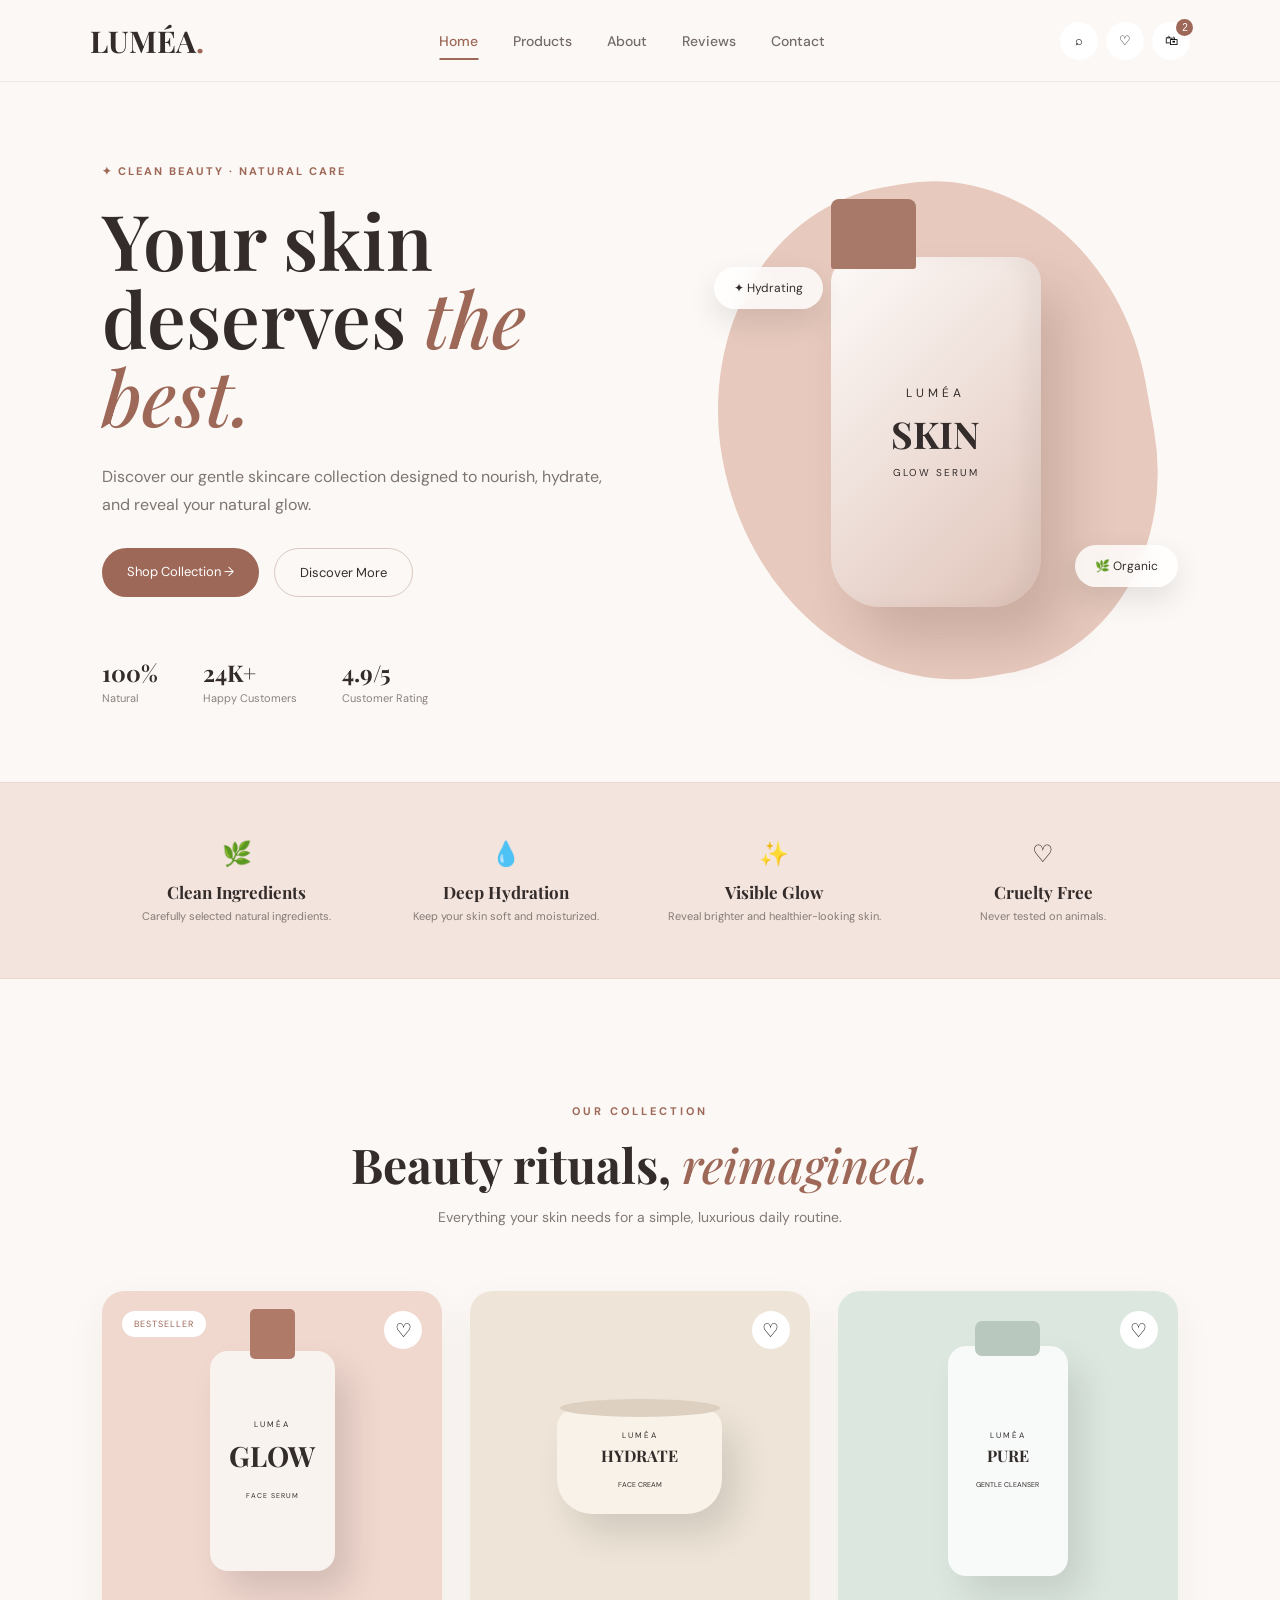
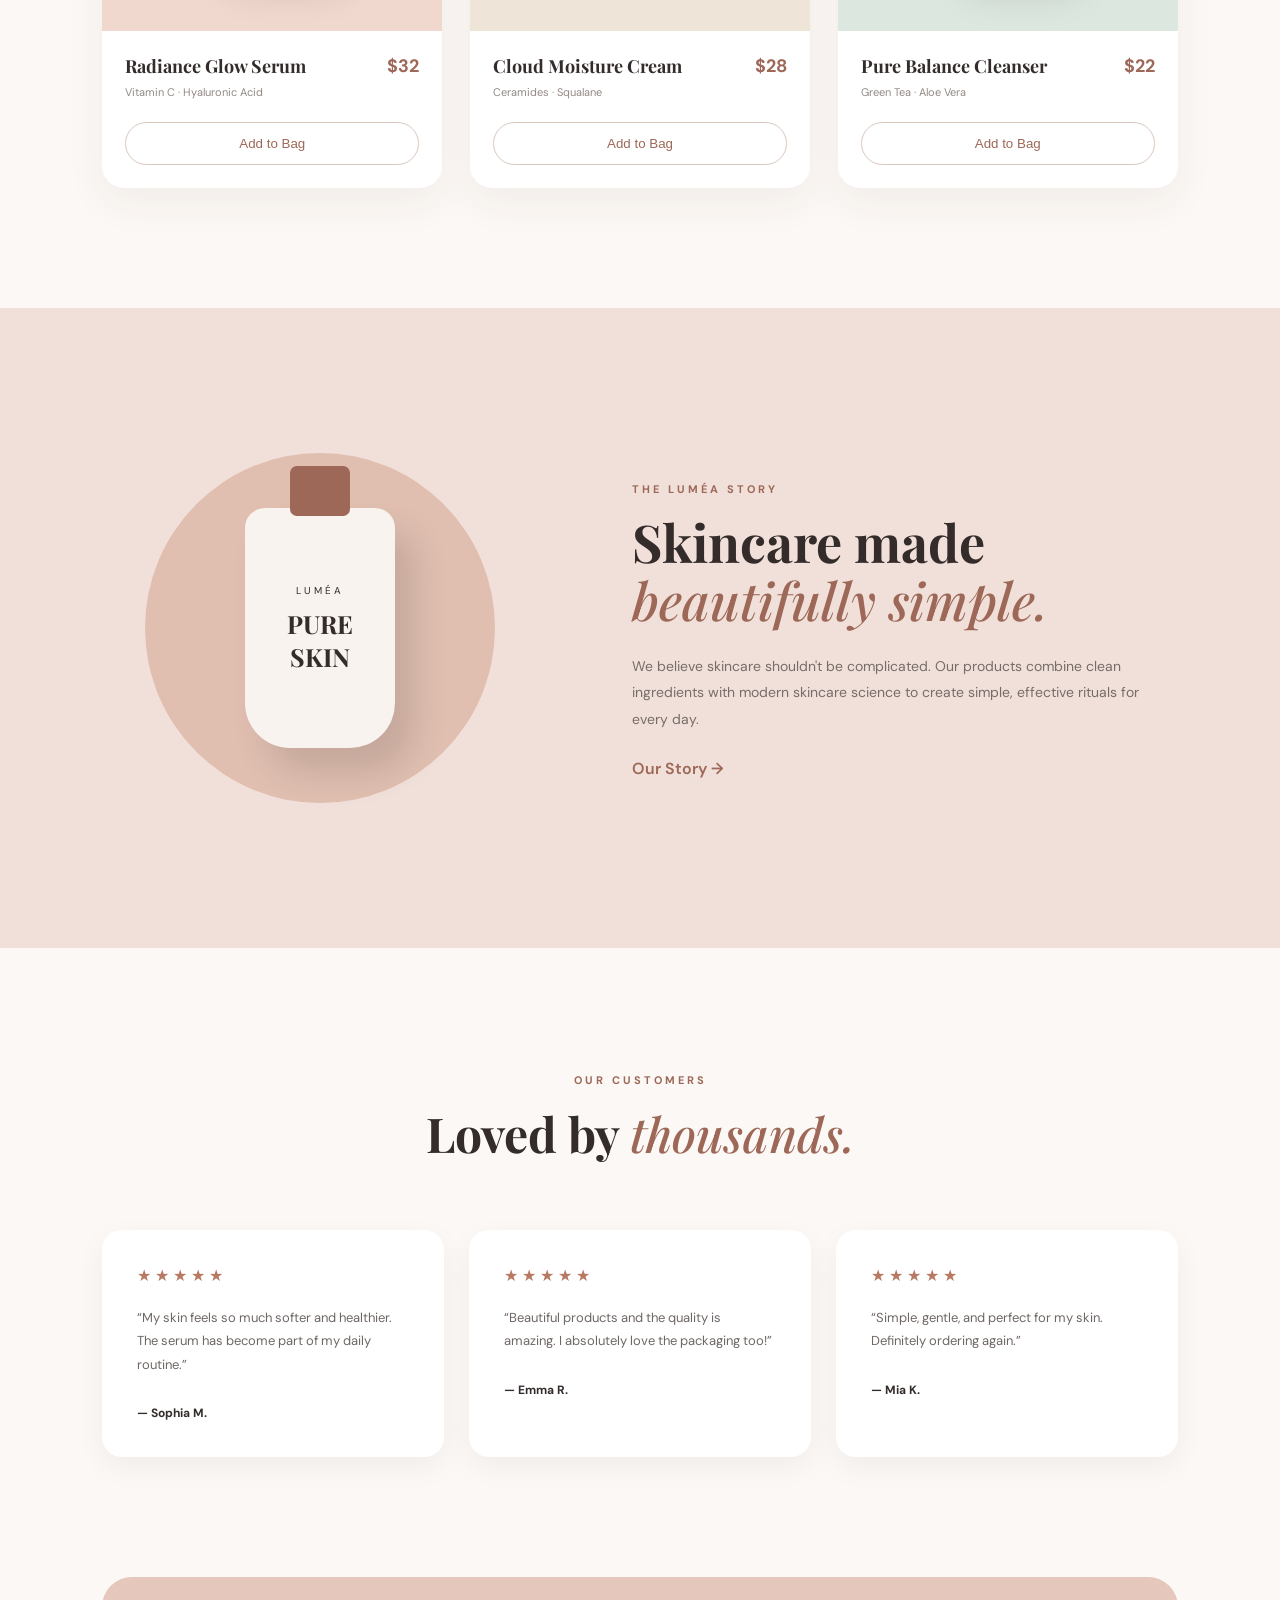
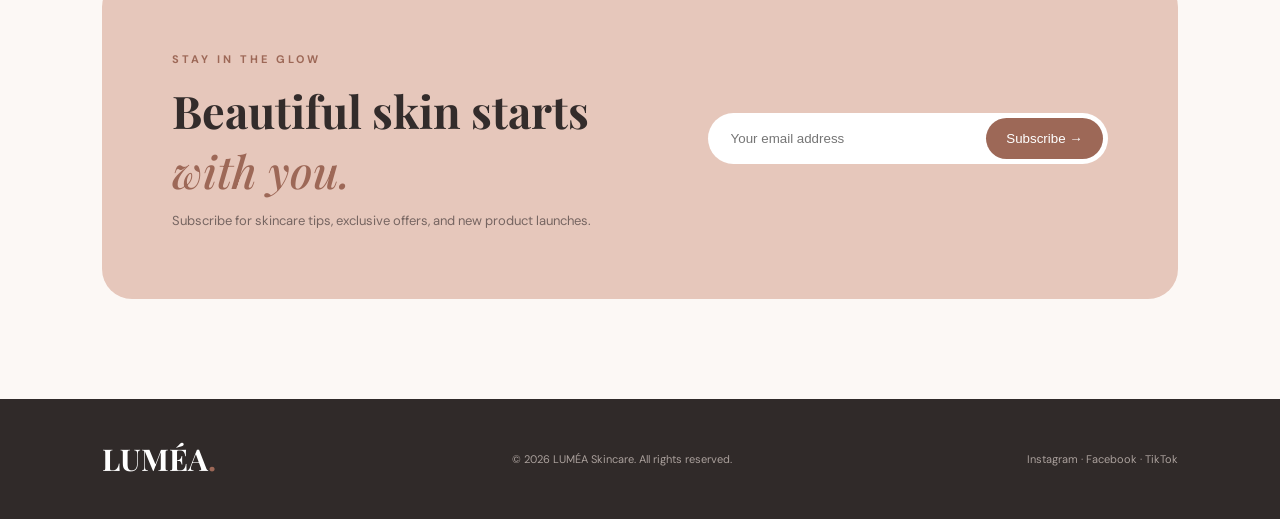
<file: index.html>
<!DOCTYPE html>
<html lang="en">
<head>
    <meta charset="UTF-8">
    <meta name="viewport" content="width=device-width, initial-scale=1.0">

    <title>LUMÉA — Premium Skincare</title>

    <link rel="preconnect" href="https://fonts.googleapis.com">
    <link rel="preconnect" href="https://fonts.gstatic.com" crossorigin>
    <link href="https://fonts.googleapis.com/css2?family=DM+Sans:wght@400;500;600;700&family=Playfair+Display:wght@500;600;700&display=swap" rel="stylesheet">

    <link rel="stylesheet" href="style.css">
</head>

<body>

<!-- NAVBAR -->
<header class="navbar">

    <a href="#home" class="logo">
        LUMÉA<span>.</span>
    </a>

    <nav>
        <a href="#home" class="nav-link active">Home</a>
        <a href="#products" class="nav-link">Products</a>
        <a href="#about" class="nav-link">About</a>
        <a href="#reviews" class="nav-link">Reviews</a>
        <a href="#contact" class="nav-link">Contact</a>
    </nav>

    <div class="nav-icons">
        <button>⌕</button>
        <button>♡</button>
        <button class="cart">🛍 <span>2</span></button>
    </div>

</header>


<!-- HERO -->
<section id="home" class="hero">

    <div class="hero-content">

        <div class="tag">
            ✦ CLEAN BEAUTY · NATURAL CARE
        </div>

        <h1>
            Your skin deserves
            <em>the best.</em>
        </h1>

        <p>
            Discover our gentle skincare collection designed
            to nourish, hydrate, and reveal your natural glow.
        </p>

        <div class="hero-buttons">
            <a href="#products" class="btn primary">
                Shop Collection →
            </a>

            <a href="#about" class="btn secondary">
                Discover More
            </a>
        </div>

        <div class="hero-info">

            <div>
                <strong>100%</strong>
                <span>Natural</span>
            </div>

            <div>
                <strong>24K+</strong>
                <span>Happy Customers</span>
            </div>

            <div>
                <strong>4.9/5</strong>
                <span>Customer Rating</span>
            </div>

        </div>

    </div>


    <div class="hero-visual">

        <div class="blob"></div>

        <div class="floating-card card-one">
            ✦ Hydrating
        </div>

        <div class="floating-card card-two">
            🌿 Organic
        </div>

        <div class="skincare-product">

            <div class="cap"></div>

            <div class="bottle">

                <div class="bottle-text">
                    <small>LUMÉA</small>
                    <strong>SKIN</strong>
                    <span>GLOW SERUM</span>
                </div>

            </div>

        </div>

    </div>

</section>


<!-- FEATURES -->
<section class="features">

    <div>
        <div class="feature-icon">🌿</div>
        <h3>Clean Ingredients</h3>
        <p>Carefully selected natural ingredients.</p>
    </div>

    <div>
        <div class="feature-icon">💧</div>
        <h3>Deep Hydration</h3>
        <p>Keep your skin soft and moisturized.</p>
    </div>

    <div>
        <div class="feature-icon">✨</div>
        <h3>Visible Glow</h3>
        <p>Reveal brighter and healthier-looking skin.</p>
    </div>

    <div>
        <div class="feature-icon">♡</div>
        <h3>Cruelty Free</h3>
        <p>Never tested on animals.</p>
    </div>

</section>


<!-- PRODUCTS -->
<section id="products" class="section">

    <div class="section-heading">

        <span>OUR COLLECTION</span>

        <h2>Beauty rituals, <em>reimagined.</em></h2>

        <p>
            Everything your skin needs for a simple,
            luxurious daily routine.
        </p>

    </div>


    <div class="products">

        <!-- PRODUCT 1 -->
        <article class="product-card">

            <div class="product-image pink">

                <span class="badge">BESTSELLER</span>

                <div class="product serum">
                    <div class="product-cap"></div>

                    <div class="product-label">
                        <small>LUMÉA</small>
                        <strong>GLOW</strong>
                        <span>FACE SERUM</span>
                    </div>
                </div>

                <button class="heart">♡</button>

            </div>

            <div class="product-details">

                <div>
                    <h3>Radiance Glow Serum</h3>
                    <p>Vitamin C · Hyaluronic Acid</p>
                </div>

                <strong>$32</strong>

            </div>

            <button class="add-cart">
                Add to Bag
            </button>

        </article>


        <!-- PRODUCT 2 -->
        <article class="product-card">

            <div class="product-image beige">

                <div class="product cream">

                    <div class="cream-top"></div>

                    <div class="cream-label">
                        <small>LUMÉA</small>
                        <strong>HYDRATE</strong>
                        <span>FACE CREAM</span>
                    </div>

                </div>

                <button class="heart">♡</button>

            </div>

            <div class="product-details">

                <div>
                    <h3>Cloud Moisture Cream</h3>
                    <p>Ceramides · Squalane</p>
                </div>

                <strong>$28</strong>

            </div>

            <button class="add-cart">
                Add to Bag
            </button>

        </article>


        <!-- PRODUCT 3 -->
        <article class="product-card">

            <div class="product-image green">

                <div class="product cleanser">

                    <div class="pump"></div>

                    <div class="cleanser-label">
                        <small>LUMÉA</small>
                        <strong>PURE</strong>
                        <span>GENTLE CLEANSER</span>
                    </div>

                </div>

                <button class="heart">♡</button>

            </div>

            <div class="product-details">

                <div>
                    <h3>Pure Balance Cleanser</h3>
                    <p>Green Tea · Aloe Vera</p>
                </div>

                <strong>$22</strong>

            </div>

            <button class="add-cart">
                Add to Bag
            </button>

        </article>

    </div>

</section>


<!-- ABOUT -->
<section id="about" class="about">

    <div class="about-image">

        <div class="about-circle"></div>

        <div class="about-bottle">
            <div class="about-cap"></div>
            <span>LUMÉA</span>
            <strong>PURE<br>SKIN</strong>
        </div>

    </div>


    <div class="about-content">

        <span>THE LUMÉA STORY</span>

        <h2>
            Skincare made
            <em>beautifully simple.</em>
        </h2>

        <p>
            We believe skincare shouldn't be complicated.
            Our products combine clean ingredients with
            modern skincare science to create simple,
            effective rituals for every day.
        </p>

        <a href="#contact" class="text-button">
            Our Story →
        </a>

    </div>

</section>


<!-- REVIEWS -->
<section id="reviews" class="reviews">

    <div class="section-heading">
        <span>OUR CUSTOMERS</span>

        <h2>Loved by <em>thousands.</em></h2>
    </div>

    <div class="review-grid">

        <div class="review">
            <div class="stars">★★★★★</div>

            <p>
                “My skin feels so much softer and healthier.
                The serum has become part of my daily routine.”
            </p>

            <strong>— Sophia M.</strong>
        </div>

        <div class="review">
            <div class="stars">★★★★★</div>

            <p>
                “Beautiful products and the quality is amazing.
                I absolutely love the packaging too!”
            </p>

            <strong>— Emma R.</strong>
        </div>

        <div class="review">
            <div class="stars">★★★★★</div>

            <p>
                “Simple, gentle, and perfect for my skin.
                Definitely ordering again.”
            </p>

            <strong>— Mia K.</strong>
        </div>

    </div>

</section>


<!-- CONTACT -->
<section id="contact" class="newsletter">

    <div>

        <span>STAY IN THE GLOW</span>

        <h2>
            Beautiful skin starts
            <em>with you.</em>
        </h2>

        <p>
            Subscribe for skincare tips, exclusive offers,
            and new product launches.
        </p>

    </div>

    <form>

        <input
            type="email"
            placeholder="Your email address"
        >

        <button>
            Subscribe →
        </button>

    </form>

</section>


<!-- FOOTER -->
<footer>

    <div class="footer-logo">
        LUMÉA<span>.</span>
    </div>

    <p>
        © 2026 LUMÉA Skincare. All rights reserved.
    </p>

    <div class="social">
        Instagram · Facebook · TikTok
    </div>

</footer>


<script>

const sections = document.querySelectorAll("section");
const navLinks = document.querySelectorAll(".nav-link");

window.addEventListener("scroll", () => {

    let current = "";

    sections.forEach(section => {

        const sectionTop = section.offsetTop - 150;
        const sectionHeight = section.clientHeight;

        if (
            scrollY >= sectionTop &&
            scrollY < sectionTop + sectionHeight
        ) {
            current = section.getAttribute("id");
        }

    });

    navLinks.forEach(link => {

        link.classList.remove("active");

        if (link.getAttribute("href") === "#" + current) {
            link.classList.add("active");
        }

    });

});

</script>

</body>
</html>
</file>
<file: style.css>
* {
    margin: 0;
    padding: 0;
    box-sizing: border-box;
}

html {
    scroll-behavior: smooth;
}

body {
    font-family: "DM Sans", sans-serif;
    color: #332c2b;
    background: #fcf8f5;
}

:root {
    --brown: #9d6857;
    --dark: #332c2b;
    --cream: #fcf8f5;
    --pink: #ead1c7;
    --light-pink: #f4e5df;
}


/* ================= NAVBAR ================= */

.navbar {
    height: 82px;
    padding: 0 7%;
    position: sticky;
    top: 0;
    z-index: 1000;

    display: flex;
    align-items: center;
    justify-content: space-between;

    background: rgba(252, 248, 245, 0.88);
    backdrop-filter: blur(15px);

    border-bottom: 1px solid rgba(0,0,0,.05);
}

.logo,
.footer-logo {
    font-family: "Playfair Display", serif;
    font-size: 30px;
    font-weight: 700;
    color: var(--dark);
    text-decoration: none;
}

.logo span,
.footer-logo span {
    color: var(--brown);
}

nav {
    display: flex;
    gap: 35px;
}

.nav-link {
    color: #756c69;
    text-decoration: none;
    font-size: 14px;
    font-weight: 500;
    position: relative;
    padding: 10px 0;
    transition: .3s;
}

.nav-link::after {
    content: "";
    position: absolute;
    left: 50%;
    bottom: 0;

    width: 0;
    height: 2px;

    background: var(--brown);

    transform: translateX(-50%);
    transition: .3s;
}

.nav-link:hover,
.nav-link.active {
    color: var(--brown);
}

.nav-link.active::after {
    width: 100%;
}

.nav-icons {
    display: flex;
    gap: 8px;
}

.nav-icons button {
    width: 38px;
    height: 38px;

    border: 0;
    border-radius: 50%;

    background: white;
    cursor: pointer;

    transition: .3s;
}

.nav-icons button:hover {
    transform: translateY(-3px);
    box-shadow: 0 8px 20px rgba(0,0,0,.08);
}

.cart {
    position: relative;
}

.cart span {
    position: absolute;
    top: -3px;
    right: -3px;

    width: 17px;
    height: 17px;

    background: var(--brown);
    color: white;

    font-size: 10px;
    border-radius: 50%;

    display: flex;
    align-items: center;
    justify-content: center;
}


/* ================= HERO ================= */

.hero {
    min-height: 700px;
    padding: 70px 8%;

    display: flex;
    align-items: center;
    justify-content: space-between;

    overflow: hidden;
}

.hero-content {
    width: 50%;
}

.tag {
    display: inline-block;

    color: var(--brown);
    font-size: 11px;
    font-weight: 700;

    letter-spacing: 2px;

    margin-bottom: 22px;
}

.hero h1 {
    font-family: "Playfair Display", serif;
    font-size: clamp(55px, 6vw, 88px);
    line-height: 1.02;
    font-weight: 600;
    max-width: 700px;
}

.hero h1 em,
.section-heading em,
.about-content em,
.newsletter em {
    color: var(--brown);
    font-weight: 500;
}

.hero p {
    color: #7d7470;
    line-height: 1.8;
    max-width: 510px;
    margin: 28px 0;
}

.hero-buttons {
    display: flex;
    gap: 15px;
}

.btn {
    padding: 15px 25px;
    border-radius: 30px;
    text-decoration: none;
    font-size: 13px;
    transition: .3s;
}

.primary {
    color: white;
    background: var(--brown);
}

.primary:hover {
    transform: translateY(-3px);
    box-shadow: 0 12px 25px rgba(157,104,87,.25);
}

.secondary {
    color: var(--dark);
    border: 1px solid #d8c8c1;
}

.secondary:hover {
    background: white;
}


/* HERO INFO */

.hero-info {
    display: flex;
    gap: 45px;
    margin-top: 60px;
}

.hero-info div {
    display: flex;
    flex-direction: column;
}

.hero-info strong {
    font-family: "Playfair Display", serif;
    font-size: 23px;
}

.hero-info span {
    color: #8a817e;
    font-size: 11px;
    margin-top: 3px;
}


/* HERO VISUAL */

.hero-visual {
    width: 45%;
    height: 550px;

    display: flex;
    justify-content: center;
    align-items: center;

    position: relative;
}

.blob {
    width: 430px;
    height: 500px;

    background: #e7c9bd;

    border-radius: 50% 50% 45% 55%;

    transform: rotate(-10deg);
}

.skincare-product {
    position: absolute;
    z-index: 2;
}

.bottle {
    width: 210px;
    height: 350px;

    border-radius: 25px 25px 50px 50px;

    background: linear-gradient(
        135deg,
        #fdfaf8,
        #dfc3b8
    );

    box-shadow:
        25px 35px 50px rgba(78,48,40,.18),
        inset -15px 0 20px rgba(0,0,0,.04);

    display: flex;
    align-items: center;
    justify-content: center;
}

.cap {
    position: absolute;

    width: 85px;
    height: 70px;

    background: #a87969;

    border-radius: 8px 8px 3px 3px;

    top: -58px;
}

.bottle-text {
    text-align: center;

    display: flex;
    flex-direction: column;
}

.bottle-text small {
    letter-spacing: 4px;
    font-size: 12px;
}

.bottle-text strong {
    font-family: "Playfair Display", serif;
    font-size: 37px;
    margin: 8px 0;
}

.bottle-text span {
    font-size: 10px;
    letter-spacing: 2px;
}


/* FLOATING CARDS */

.floating-card {
    position: absolute;

    padding: 13px 20px;

    background: rgba(255,255,255,.8);
    backdrop-filter: blur(10px);

    border-radius: 30px;

    font-size: 12px;

    box-shadow: 0 12px 30px rgba(0,0,0,.1);

    z-index: 5;
}

.card-one {
    top: 110px;
    left: 20px;
}

.card-two {
    bottom: 120px;
    right: 0;
}


/* ================= FEATURES ================= */

.features {
    padding: 35px 8%;

    display: grid;
    grid-template-columns: repeat(4,1fr);

    background: #f3e4dd;

    border-top: 1px solid #ead7cf;
    border-bottom: 1px solid #ead7cf;
}

.features > div {
    padding: 20px;
    text-align: center;
}

.feature-icon {
    font-size: 24px;
    margin-bottom: 12px;
}

.features h3 {
    font-family: "Playfair Display", serif;
    font-size: 17px;
    margin-bottom: 6px;
}

.features p {
    color: #857b77;
    font-size: 11px;
}


/* ================= SECTIONS ================= */

.section {
    padding: 120px 8%;
}

.section-heading {
    text-align: center;
    margin-bottom: 65px;
}

.section-heading > span,
.about-content > span,
.newsletter span {
    color: var(--brown);
    font-size: 11px;
    letter-spacing: 3px;
    font-weight: 700;
}

.section-heading h2 {
    font-family: "Playfair Display", serif;
    font-size: 48px;
    margin: 12px 0;
}

.section-heading p {
    color: #817874;
    font-size: 14px;
}


/* ================= PRODUCTS ================= */

.products {
    max-width: 1200px;
    margin: auto;

    display: grid;
    grid-template-columns: repeat(3,1fr);
    gap: 28px;
}

.product-card {
    background: white;
    border-radius: 22px;
    overflow: hidden;

    transition: .4s;

    box-shadow: 0 15px 40px rgba(67,43,35,.06);
}

.product-card:hover {
    transform: translateY(-10px);
    box-shadow: 0 25px 50px rgba(67,43,35,.12);
}

.product-image {
    height: 340px;

    position: relative;

    display: flex;
    justify-content: center;
    align-items: center;
}

.pink {
    background: #f1d8cf;
}

.beige {
    background: #eee5d8;
}

.green {
    background: #dce7df;
}

.badge {
    position: absolute;
    left: 20px;
    top: 20px;

    padding: 7px 12px;

    border-radius: 20px;

    background: white;

    font-size: 9px;
    letter-spacing: 1px;
    color: var(--brown);
}

.heart {
    position: absolute;
    right: 20px;
    top: 20px;

    border: none;
    background: white;

    width: 38px;
    height: 38px;

    border-radius: 50%;

    cursor: pointer;

    font-size: 19px;

    transition: .3s;
}

.heart:hover {
    color: #b65d62;
    transform: scale(1.1);
}


/* PRODUCT BOTTLES */

.product {
    position: relative;
}

.serum {
    width: 125px;
    height: 220px;

    background: #f8f3ef;

    border-radius: 18px;

    box-shadow: 15px 20px 35px rgba(0,0,0,.13);

    display: flex;
    justify-content: center;
    align-items: center;
}

.product-cap {
    position: absolute;

    width: 45px;
    height: 50px;

    background: #b07a69;

    top: -42px;

    border-radius: 5px;
}

.product-label {
    text-align: center;
}

.product-label small {
    display: block;
    letter-spacing: 2px;
    font-size: 8px;
}

.product-label strong {
    display: block;

    font-family: "Playfair Display", serif;

    font-size: 28px;

    margin: 8px 0;
}

.product-label span {
    font-size: 7px;
    letter-spacing: 1px;
}


/* CREAM */

.cream {
    width: 165px;
    height: 105px;

    background: #f8f2e8;

    border-radius: 18px 18px 35px 35px;

    box-shadow: 15px 20px 35px rgba(0,0,0,.12);

    display: flex;
    align-items: center;
    justify-content: center;
}

.cream-top {
    position: absolute;

    width: 160px;
    height: 18px;

    background: #ddd0c0;

    top: -10px;

    border-radius: 50%;
}

.cream-label {
    text-align: center;
}

.cream-label small,
.cleanser-label small {
    display: block;
    font-size: 8px;
    letter-spacing: 2px;
}

.cream-label strong,
.cleanser-label strong {
    display: block;

    font-family: "Playfair Display", serif;

    margin: 5px 0;
}

.cream-label span,
.cleanser-label span {
    font-size: 7px;
}


/* CLEANSER */

.cleanser {
    width: 120px;
    height: 230px;

    background: #f7faf8;

    border-radius: 18px;

    box-shadow: 15px 20px 35px rgba(0,0,0,.1);

    display: flex;
    justify-content: center;
    align-items: center;
}

.pump {
    position: absolute;

    width: 65px;
    height: 35px;

    background: #b8c8be;

    top: -25px;

    border-radius: 7px;
}

.cleanser-label {
    text-align: center;
}


/* PRODUCT INFO */

.product-details {
    padding: 23px;

    display: flex;
    justify-content: space-between;
    align-items: start;
}

.product-details h3 {
    font-family: "Playfair Display", serif;
    font-size: 18px;
    margin-bottom: 7px;
}

.product-details p {
    color: #928884;
    font-size: 11px;
}

.product-details > strong {
    color: var(--brown);
    font-size: 18px;
}

.add-cart {
    width: calc(100% - 46px);

    margin: 0 23px 23px;

    padding: 13px;

    border: 1px solid #d8c5bc;

    background: transparent;

    border-radius: 25px;

    color: var(--brown);

    cursor: pointer;

    transition: .3s;
}

.add-cart:hover {
    color: white;
    background: var(--brown);
}


/* ================= ABOUT ================= */

.about {
    padding: 120px 10%;

    background: #f1e0d9;

    display: flex;
    align-items: center;
    justify-content: center;

    gap: 120px;
}

.about-image {
    width: 400px;
    height: 400px;

    position: relative;

    display: flex;
    justify-content: center;
    align-items: center;
}

.about-circle {
    width: 350px;
    height: 350px;

    background: #e0bfb1;

    border-radius: 50%;
}

.about-bottle {
    position: absolute;

    width: 150px;
    height: 240px;

    background: #f8f3ef;

    border-radius: 20px 20px 45px 45px;

    box-shadow: 20px 25px 35px rgba(0,0,0,.12);

    display: flex;
    flex-direction: column;
    justify-content: center;
    align-items: center;
}

.about-cap {
    position: absolute;

    width: 60px;
    height: 50px;

    top: -42px;

    background: #9d6857;

    border-radius: 7px;
}

.about-bottle span {
    font-size: 10px;
    letter-spacing: 3px;
}

.about-bottle strong {
    font-family: "Playfair Display", serif;
    font-size: 25px;
    text-align: center;
    margin-top: 10px;
}

.about-content {
    max-width: 520px;
}

.about-content h2 {
    font-family: "Playfair Display", serif;

    font-size: 52px;

    line-height: 1.1;

    margin: 15px 0 25px;
}

.about-content p {
    color: #766d69;

    line-height: 1.9;

    font-size: 14px;

    margin-bottom: 25px;
}

.text-button {
    color: var(--brown);
    text-decoration: none;

    font-weight: 600;
}


/* ================= REVIEWS ================= */

.reviews {
    padding: 120px 8%;
}

.review-grid {
    max-width: 1100px;
    margin: auto;

    display: grid;
    grid-template-columns: repeat(3,1fr);

    gap: 25px;
}

.review {
    background: white;

    padding: 35px;

    border-radius: 20px;

    box-shadow: 0 10px 30px rgba(0,0,0,.05);
}

.stars {
    color: #b87962;

    letter-spacing: 4px;

    margin-bottom: 20px;
}

.review p {
    color: #6f6764;

    line-height: 1.8;

    font-size: 13px;

    margin-bottom: 25px;
}

.review strong {
    font-size: 12px;
}


/* ================= NEWSLETTER ================= */

.newsletter {
    margin: 0 8% 100px;

    padding: 70px;

    border-radius: 30px;

    background: #e6c7bb;

    display: flex;

    align-items: center;

    justify-content: space-between;

    gap: 50px;
}

.newsletter h2 {
    font-family: "Playfair Display", serif;

    font-size: 45px;

    margin: 12px 0;
}

.newsletter p {
    color: #766561;

    font-size: 13px;

    max-width: 500px;
}

.newsletter form {
    display: flex;

    background: white;

    border-radius: 30px;

    padding: 5px;

    min-width: 400px;
}

.newsletter input {
    flex: 1;

    border: none;

    outline: none;

    padding: 12px 18px;

    background: transparent;
}

.newsletter button {
    border: none;

    background: var(--brown);

    color: white;

    padding: 13px 20px;

    border-radius: 25px;

    cursor: pointer;
}


/* ================= FOOTER ================= */

footer {
    background: #302a29;

    color: white;

    padding: 40px 8%;

    display: flex;

    justify-content: space-between;

    align-items: center;
}

.footer-logo {
    color: white;
}

footer p,
.social {
    color: #aaa09c;

    font-size: 11px;
}


/* ================= RESPONSIVE ================= */

@media (max-width: 900px) {

    nav {
        display: none;
    }

    .hero {
        flex-direction: column;

        text-align: center;

        padding-top: 80px;
    }

    .hero-content {
        width: 100%;
    }

    .hero-buttons {
        justify-content: center;
    }

    .hero-info {
        justify-content: center;
    }

    .hero-visual {
        width: 100%;
        margin-top: 70px;
    }

    .features {
        grid-template-columns: repeat(2,1fr);
    }

    .products,
    .review-grid {
        grid-template-columns: 1fr;

        max-width: 450px;
    }

    .about {
        flex-direction: column;

        text-align: center;

        gap: 50px;
    }

    .newsletter {
        flex-direction: column;

        text-align: center;

        padding: 50px 25px;
    }

    .newsletter form {
        min-width: 100%;
    }

    footer {
        flex-direction: column;

        gap: 20px;

        text-align: center;
    }
}


@media (max-width: 600px) {

    .navbar {
        padding: 0 5%;
    }

    .nav-icons button:nth-child(1),
    .nav-icons button:nth-child(2) {
        display: none;
    }

    .hero {
        padding-left: 5%;
        padding-right: 5%;
    }

    .hero h1 {
        font-size: 52px;
    }

    .hero-info {
        gap: 20px;
    }

    .hero-visual {
        height: 450px;
    }

    .blob {
        width: 320px;
        height: 380px;
    }

    .bottle {
        width: 160px;
        height: 280px;
    }

    .features {
        grid-template-columns: 1fr;
    }

    .section,
    .reviews {
        padding: 80px 5%;
    }

    .section-heading h2 {
        font-size: 38px;
    }

    .about {
        padding: 80px 5%;
    }

    .about-image {
        width: 300px;
        height: 300px;
    }

    .about-circle {
        width: 270px;
        height: 270px;
    }

    .newsletter {
        margin: 0 5% 70px;
    }
}
</file>
